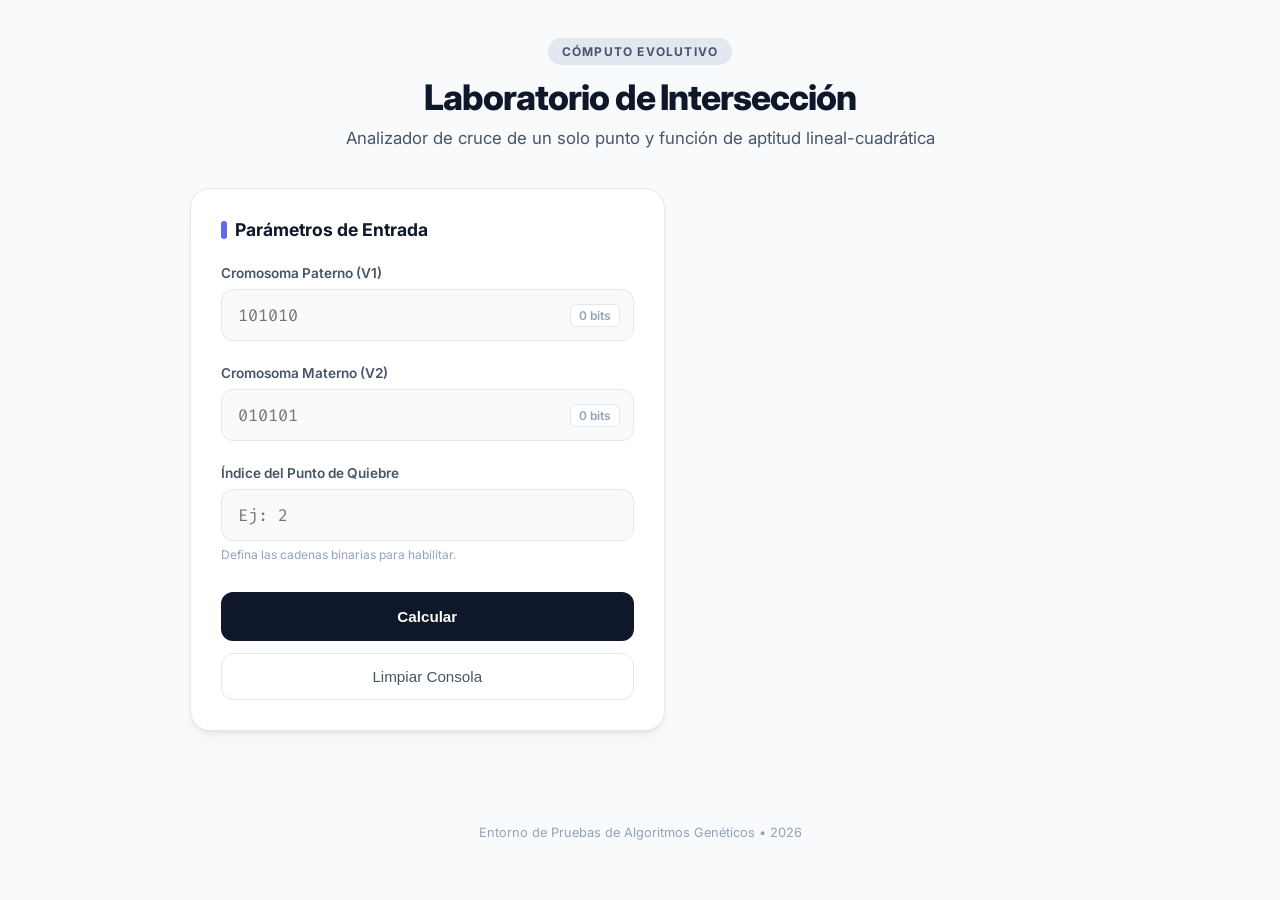
<file: index.html>
<!DOCTYPE html>
<html lang="es">
<head>
    <meta charset="utf-8" />
    <meta name="viewport" content="width=device-width, initial-scale=1.0">
    <title>TP - IA</title>
    <link href="https://fonts.googleapis.com/css2?family=Fira+Code:wght@400;600&family=Inter:wght@400;500;600;700;800&display=swap" rel="stylesheet">
    <link rel="stylesheet" href="css/estilo.css">
</head>
<body>

<div class="academic-header">
    <span>Cómputo Evolutivo</span>
</div>

<div class="wrapper">
    <header class="brand-section">
        <h1>Laboratorio de Intersección</h1>
        <p>Analizador de cruce de un solo punto y función de aptitud lineal-cuadrática</p>
    </header>

    <div id="error-box" class="alert-container">
        <strong>Error de validación:</strong>
        <ul id="error-list"></ul>
    </div>

    <div class="main-grid">
        
        <section class="card-panel">
            <h2 class="panel-title">Parámetros de Entrada</h2>
            
            <form id="genetic-form" autocomplete="off">
                <div class="form-group">
                    <label for="padre">Cromosoma Paterno (V1)</label>
                    <div class="input-wrapper">
                        <input type="text" id="padre" name="padre" placeholder="101010" required>
                        <span id="len-padre" class="len-indicator">0 bits</span>
                    </div>
                    <div id="feedback-padre" class="input-feedback">Cromosoma inválido. Use solo ceros y unos.</div>
                </div>

                <div class="form-group">
                    <label for="madre">Cromosoma Materno (V2)</label>
                    <div class="input-wrapper">
                        <input type="text" id="madre" name="madre" placeholder="010101" required>
                        <span id="len-madre" class="len-indicator">0 bits</span>
                    </div>
                    <div id="feedback-madre" class="input-feedback">Cromosoma inválido. Use solo ceros y unos.</div>
                    <div id="sync-warning" class="sync-warning">Asincronía: Las longitudes deben ser idénticas.</div>
                </div>

                <div class="form-group">
                    <label for="cut">Índice del Punto de Quiebre</label>
                    <input type="number" id="cut" name="cut" min="1" placeholder="Ej: 2" required>
                    <span id="cut-range-label" style="display:block; font-size:0.75rem; color: var(--text-light); margin-top:6px;">Defina las cadenas binarias para habilitar.</span>
                </div>

                <div class="action-stack">
                    <button type="submit" class="btn-primary">Calcular</button>
                    <button type="button" id="btn-reset" class="btn-secondary">Limpiar Consola</button>
                </div>
            </form>
        </section>

        <section id="results-panel" class="results-container">
            <div class="results-flow">
                
                <div class="child-output-card">
                    <div class="output-meta">Especimen F1-A (Hijo 1)</div>
                    <div id="res-bin1" class="output-string-display">000</div>
                    <div class="metric-row">Aptitud Fitness f(x): <span id="res-fit1">0</span></div>
                    <div id="res-math1" class="process-box"></div>
                </div>

                <div class="child-output-card h2-variant">
                    <div class="output-meta">Especimen F1-B (Hijo 2)</div>
                    <div id="res-bin2" class="output-string-display">000</div>
                    <div class="metric-row">Aptitud Fitness f(x): <span id="res-fit2">0</span></div>
                    <div id="res-math2" class="process-box"></div>
                </div>

            </div>
        </section>

    </div>
</div>

<footer>
    Entorno de Pruebas de Algoritmos Genéticos &bull; 2026
</footer>

<script>
    const padreInput = document.getElementById('padre');
    const madreInput = document.getElementById('madre');
    const cutInput = document.getElementById('cut');
    
    const lenPadre = document.getElementById('len-padre');
    const lenMadre = document.getElementById('len-madre');
    const syncWarning = document.getElementById('sync-warning');
    const cutRangeLabel = document.getElementById('cut-range-label');
    const resultsPanel = document.getElementById('results-panel');
    const errorBox = document.getElementById('error-box');

    function actualizarLimitesCorte() {
        const len = padreInput.value.length;
        if (len >= 2 && padreInput.value.length === madreInput.value.length) {
            const maxCorte = len - 1;
            cutInput.max = maxCorte;
            cutInput.placeholder = `Límite: 1 a ${maxCorte}`;
            cutRangeLabel.innerHTML = `Punto de cruce válido entre el bit <strong>1 y ${maxCorte}</strong>`;
            if (parseInt(cutInput.value) > maxCorte) {
                cutInput.value = maxCorte; 
            }
        } else {
            cutInput.removeAttribute('max');
            cutInput.placeholder = "Ej: 2";
            cutRangeLabel.textContent = "Defina las cadenas binarias para habilitar.";
        }
    }

    function formatearCadenaCorte(binario, posicionCorte) {
        const parteIzquierda = binario.substring(0, posicionCorte);
        const parteDerecha = binario.substring(posicionCorte);
        return `<span class="cut-left">${parteIzquierda}</span><span class="cut-point">×</span><span class="cut-right">${parteDerecha}</span>`;
    }

    [padreInput, madreInput].forEach(input => {
        const feedbackEl = document.getElementById(`feedback-${input.id}`);
        
        input.addEventListener('keypress', (e) => {
            if (e.key !== '0' && e.key !== '1' && e.key !== 'Enter') {
                e.preventDefault(); 
                input.classList.add('input-error');
                feedbackEl.style.display = 'block';
            }
        });

        input.addEventListener('input', (e) => {
            if (/[^01]/g.test(e.target.value)) {
                input.classList.add('input-error');
                feedbackEl.style.display = 'block';
                e.target.value = e.target.value.replace(/[^01]/g, '');
            } else {
                input.classList.remove('input-error');
                feedbackEl.style.display = 'none';
            }
            
            lenPadre.textContent = `${padreInput.value.length} bits`;
            lenMadre.textContent = `${madreInput.value.length} bits`;

            if(padreInput.value.length > 0 && madreInput.value.length > 0 && padreInput.value.length !== madreInput.value.length) {
                syncWarning.style.display = 'block';
            } else {
                syncWarning.style.display = 'none';
            }

            actualizarLimitesCorte();
        });
    });

    cutInput.addEventListener('input', (e) => {
        let valor = parseInt(e.target.value);
        const maximo = parseInt(e.target.max);
        if (isNaN(valor) || valor < 1) {
            e.target.value = '';
        } else if (maximo && valor > maximo) {
            e.target.value = maximo;
        }
    });

    document.getElementById('btn-reset').addEventListener('click', function() {
        document.getElementById('genetic-form').reset();
        
        lenPadre.textContent = "0 bits";
        lenMadre.textContent = "0 bits";
        syncWarning.style.display = 'none';
        
        padreInput.classList.remove('input-error');
        madreInput.classList.remove('input-error');
        document.getElementById('feedback-padre').style.display = 'none';
        document.getElementById('feedback-madre').style.display = 'none';
        
        errorBox.style.display = 'none';
        resultsPanel.style.display = 'none';
        
        actualizarLimitesCorte();
    });

    // Lógica de cálculo heredada del Backend de PHP transformada a JavaScript local
    function calcularFitnessEvolutivo(binario) {
        const longitud = binario.length;
        let decimal = 0;
        
        let html_pasos = "";
        let terminos_suma = [];
        
        for (let i = 0; i < longitud; i++) {
            const bit = parseInt(binario[i]);
            const potencia = longitud - 1 - i;
            
            // Usamos desplazamiento de bits tal cual estaba optimizado en PHP (1 << potencia)
            const valorPosicional = 1 << potencia; 
            
            const resultadoTermino = bit * valorPosicional;
            decimal += resultadoTermino;
            
            terminos_suma.push(resultadoTermino);
            html_pasos += `(${bit} × 2<sup>${potencia}</sup>) = ${resultadoTermino}<br>`;
        }
        
        html_pasos += "X: " + terminos_suma.join(" + ") + ` = ${decimal}<br>`;
        
        const fitness_cuadrado = Math.pow(decimal, 2);
        html_pasos += `<div class='math-total'>Fitness Final: ${decimal}² = <strong>${fitness_cuadrado}</strong></div>`;
        
        return {
            decimal: decimal,
            fitness_cuadrado: fitness_cuadrado,
            proceso: html_pasos
        };
    }

    document.getElementById('genetic-form').addEventListener('submit', function(e) {
        e.preventDefault();
        const errorList = document.getElementById('error-list');

        errorBox.style.display = 'none';
        resultsPanel.style.display = 'none';
        errorList.innerHTML = '';

        // Saneamiento y captura local
        const padre_val = padreInput.value.trim();
        const madre_val = madreInput.value.trim();
        const cut_val = cutInput.value.trim();

        const errors = [];

        // Validaciones idénticas a las estructurales del backend
        if (padre_val === '' || madre_val === '' || cut_val === '') {
            errors.push("Todos los campos (Padre, Madre e Índice de Corte) son obligatorios.");
        }

        if (!/^[01]+$/.test(padre_val) || !/^[01]+$/.test(madre_val)) {
            errors.push("Los cromosomas deben contener exclusivamente caracteres binarios (0 y 1).");
        }

        const lenPadreVal = padre_val.length;
        const lenMadreVal = madre_val.length;

        if (lenPadreVal !== lenMadreVal) {
            errors.push("Los cromosomas deben tener exactamente la misma longitud.");
        }

        if (lenPadreVal < 2) {
            errors.push("La longitud mínima de los cromosomas debe ser de 2 bits.");
        }

        const cut = parseInt(cut_val);
        if (isNaN(cut)) {
            errors.push("La posición de corte debe ser un número entero.");
        } else if (lenPadreVal >= 2) {
            const maxCorte = lenPadreVal - 1;
            if (cut < 1 || cut > maxCorte) {
                errors.push(`La posición de corte debe estar entre 1 y ${maxCorte}.`);
            }
        }

        // Si hay errores locales, se renderizan igual que antes
        if (errors.length > 0) {
            errors.forEach(err => {
                const li = document.createElement('li');
                li.textContent = err;
                errorList.appendChild(li);
            });
            errorBox.style.display = 'block';
            return;
        }

        // Simulación física pura de Crossover Monocorte (Substrings nativos de JS)
        const child1 = padre_val.substring(0, cut) + madre_val.substring(cut);
        const child2 = madre_val.substring(0, cut) + padre_val.substring(cut);

        // Procesamiento evolutivo
        const fit1 = calcularFitnessEvolutivo(child1);
        const fit2 = calcularFitnessEvolutivo(child2);

        // --- CÁLCULO ADICIONAL DE MÁXIMOS Y DOMINANCIA ---
        const valorMaximoDecimal = (1 << lenPadreVal) - 1;
        const fitnessOptimoMaximo = Math.pow(valorMaximoDecimal, 2);

        let mensajeHijo1 = "";
        let mensajeHijo2 = "";

        if (fit1.fitness_cuadrado > fit2.fitness_cuadrado) {
            mensajeHijo1 = `<div style="margin-top:12px; padding:6px; border-left:3px solid #10b981;"><strong>🥇 Máximo Obtenido (Hijo Dominante)</strong><br><span style="font-size:0.8rem; color:gray;">Óptimo global del ecosistema: ${fitnessOptimoMaximo}</span></div>`;
            mensajeHijo2 = `<div style="margin-top:12px; padding:6px; font-size:0.8rem; color:gray;">Óptimo global del ecosistema: ${fitnessOptimoMaximo}</div>`;
        } else if (fit2.fitness_cuadrado > fit1.fitness_cuadrado) {
            mensajeHijo1 = `<div style="margin-top:12px; padding:6px; font-size:0.8rem; color:gray;">Óptimo global del ecosistema: ${fitnessOptimoMaximo}</div>`;
            mensajeHijo2 = `<div style="margin-top:12px; padding:6px; border-left:3px solid #10b981;"><strong>🥇 Máximo Obtenido (Hijo Dominante)</strong><br><span style="font-size:0.8rem; color:gray;">Óptimo global del ecosistema: ${fitnessOptimoMaximo}</span></div>`;
        } else {
            const msgEmpate = `<div style="margin-top:12px; padding:6px; border-left:3px solid #3b82f6;"><strong>🤝 Rendimiento Equivalente</strong><br><span style="font-size:0.8rem; color:gray;">Óptimo global del ecosistema: ${fitnessOptimoMaximo}</span></div>`;
            mensajeHijo1 = msgEmpate;
            mensajeHijo2 = msgEmpate;
        }

        // Inyección de los datos directo a la interfaz manteniendo los formatos previos
        document.getElementById('res-bin1').innerHTML = formatearCadenaCorte(child1, cut);
        document.getElementById('res-fit1').textContent = fit1.fitness_cuadrado;
        document.getElementById('res-math1').innerHTML = fit1.proceso + mensajeHijo1;

        document.getElementById('res-bin2').innerHTML = formatearCadenaCorte(child2, cut);
        document.getElementById('res-fit2').textContent = fit2.fitness_cuadrado;
        document.getElementById('res-math2').innerHTML = fit2.proceso + mensajeHijo2;

        // Visualización de la interfaz
        resultsPanel.style.display = 'block';
        resultsPanel.scrollIntoView({ behavior: 'smooth' });
    });
</script>
</body>
</html>
</file>
<file: css/estilo.css>
:root {
    --bg-app: #f8fafc;
    --bg-surface: #ffffff;
    --text-primary: #0f172a;
    --text-secondary: #475569;
    --text-light: #94a3b8;
    --accent-primary: #6366f1;       /* Violeta Eléctrico */
    --accent-primary-glow: #e0e7ff;
    --accent-success: #06b6d4;       /* Turquesa */
    --accent-success-glow: #ecfeff;
    --accent-danger: #f43f5e;        /* Rosa Intenso */
    --border-subtle: #e2e8f0;
    --font-sans: 'Inter', system-ui, sans-serif;
    --font-mono: 'Fira Code', monospace;
}

*, *::before, *::after { 
    box-sizing: border-box; 
    margin: 0; 
    padding: 0; 
}

body {
    font-family: var(--font-sans);
    background-color: var(--bg-app);
    color: var(--text-primary);
    min-height: 100vh;
    padding: 40px 20px;
    display: flex;
    flex-direction: column;
    align-items: center;
    -webkit-font-smoothing: antialiased;
}

.academic-header {
    margin-bottom: 16px;
    text-align: center;
}

.academic-header span {
    font-size: 0.75rem;
    font-weight: 700;
    text-transform: uppercase;
    letter-spacing: 0.1em;
    color: var(--text-secondary);
    background: var(--border-subtle);
    padding: 6px 14px;
    border-radius: 30px;
}

.wrapper {
    width: 100%;
    max-width: 900px;
}

header.brand-section {
    text-align: center;
    margin-bottom: 40px;
}

header.brand-section h1 {
    font-size: 2.2rem;
    font-weight: 800;
    letter-spacing: -0.03em;
    color: var(--text-primary);
    margin-bottom: 10px;
}

header.brand-section p {
    color: var(--text-secondary);
    font-size: 1.05rem;
}

/* El contenedor se transforma en un layout modular limpio */
.main-grid {
    display: grid;
    grid-template-columns: 1fr;
    gap: 30px;
}

@media (min-width: 850px) {
    .main-grid {
        grid-template-columns: 1.2fr 1fr;
        align-items: start;
    }
}

.card-panel {
    background: var(--bg-surface);
    border: 1px solid var(--border-subtle);
    border-radius: 20px;
    padding: 30px;
    box-shadow: 0 4px 6px -1px rgba(0, 0, 0, 0.05), 0 2px 4px -2px rgba(0, 0, 0, 0.05), 0 20px 25px -5px rgba(0, 0, 0, 0.02);
}

.panel-title {
    font-size: 1.1rem;
    font-weight: 700;
    margin-bottom: 25px;
    color: var(--text-primary);
    display: flex;
    align-items: center;
    gap: 8px;
}

.panel-title::before {
    content: '';
    display: inline-block;
    width: 6px;
    height: 18px;
    background: var(--accent-primary);
    border-radius: 4px;
}

.form-group {
    margin-bottom: 24px;
    position: relative;
}

label {
    display: block;
    font-weight: 600;
    font-size: 0.85rem;
    color: var(--text-secondary);
    margin-bottom: 8px;
}

.input-wrapper {
    position: relative;
    display: flex;
    align-items: center;
}

input[type="text"], input[type="number"] {
    width: 100%;
    padding: 14px 16px;
    background: #fafafa;
    border: 1px solid var(--border-subtle);
    border-radius: 12px;
    color: var(--text-primary);
    font-family: var(--font-mono);
    font-size: 1.05rem;
    transition: all 0.2s ease;
}

input[type="text"]:focus, input[type="number"]:focus {
    outline: none;
    background: var(--bg-surface);
    border-color: var(--accent-primary);
    box-shadow: 0 0 0 4px var(--accent-primary-glow);
}

input.input-error {
    border-color: var(--accent-danger) !important;
    background: #fff5f5 !important;
}

.len-indicator {
    position: absolute;
    right: 14px;
    font-size: 0.75rem;
    font-weight: 600;
    color: var(--text-light);
    background: var(--bg-surface);
    padding: 3px 8px;
    border-radius: 6px;
    border: 1px solid var(--border-subtle);
}

.input-feedback, .sync-warning {
    color: var(--accent-danger);
    font-size: 0.8rem;
    margin-top: 6px;
    display: none;
    font-weight: 500;
}

.action-stack {
    display: flex;
    flex-direction: column;
    gap: 12px;
    margin-top: 30px;
}

.btn-primary {
    width: 100%;
    padding: 16px;
    background: var(--text-primary);
    color: var(--bg-surface);
    border: none;
    border-radius: 12px;
    font-size: 0.95rem;
    font-weight: 600;
    cursor: pointer;
    transition: all 0.2s ease;
}

.btn-primary:hover {
    background: #1e293b;
    transform: translateY(-1px);
    box-shadow: 0 10px 15px -3px rgba(0, 0, 0, 0.1);
}

.btn-secondary {
    width: 100%;
    padding: 14px;
    background: transparent;
    color: var(--text-secondary);
    border: 1px solid var(--border-subtle);
    border-radius: 12px;
    font-size: 0.95rem;
    font-weight: 500;
    cursor: pointer;
    transition: all 0.2s ease;
}

.btn-secondary:hover {
    background: #f1f5f9;
    color: var(--text-primary);
}

/* Panel de Errores Limpio */
.alert-container {
    background: #fff5f5;
    border: 1px solid #feb2b2;
    color: #9b2c2c;
    padding: 16px;
    border-radius: 12px;
    margin-bottom: 25px;
    display: none;
}

.alert-container ul { padding-left: 20px; font-size: 0.85rem; }

/* Panel de Resultados Lateral / Integrado */
.results-container {
    display: none;
}

.results-flow {
    display: flex;
    flex-direction: column;
    gap: 24px;
}

.child-output-card {
    background: var(--bg-surface);
    border: 1px solid var(--border-subtle);
    border-radius: 16px;
    padding: 24px;
    box-shadow: 0 4px 6px -1px rgba(0, 0, 0, 0.02);
}

.output-meta {
    font-size: 0.75rem;
    text-transform: uppercase;
    font-weight: 700;
    letter-spacing: 0.05em;
    color: var(--text-secondary);
    margin-bottom: 12px;
}

.output-string-display {
    font-family: var(--font-mono);
    font-size: 1.5rem;
    font-weight: 600;
    color: var(--text-primary);
    padding: 12px;
    background: var(--bg-app);
    border-radius: 10px;
    margin-bottom: 14px;
    text-align: center;
    word-break: break-all;
}

/* Marcadores de cruce refinados */
.output-string-display .cut-left { color: var(--accent-primary); }
.output-string-display .cut-right { color: var(--accent-success); }
.output-string-display .cut-point { 
    color: var(--accent-danger); 
    font-weight: 400;
    margin: 0 2px;
}

.metric-row {
    background: var(--accent-success-glow);
    border: 1px solid rgba(6, 182, 212, 0.2);
    color: #0891b2;
    padding: 10px 14px;
    border-radius: 8px;
    font-size: 0.9rem;
    font-weight: 700;
    margin-bottom: 16px;
}

.h2-variant .metric-row {
    background: var(--accent-primary-glow);
    border: 1px solid rgba(99, 102, 241, 0.2);
    color: #4f46e5;
}

.process-box {
    background: #fafafa;
    border: 1px solid var(--border-subtle);
    border-radius: 8px;
    padding: 14px;
    font-family: var(--font-mono);
    font-size: 0.8rem;
    color: var(--text-secondary);
    line-height: 1.5;
    max-height: 180px;
    overflow-y: auto;
}

.math-total {
    margin-top: 8px;
    padding-top: 8px;
    border-top: 1px solid var(--border-subtle);
    color: var(--text-primary);
    font-weight: 600;
}

footer {
    text-align: center;
    padding: 40px 0 20px 0;
    font-size: 0.8rem;
    color: var(--text-light);
    width: 100%;
    margin-top: auto;
}
</file>
